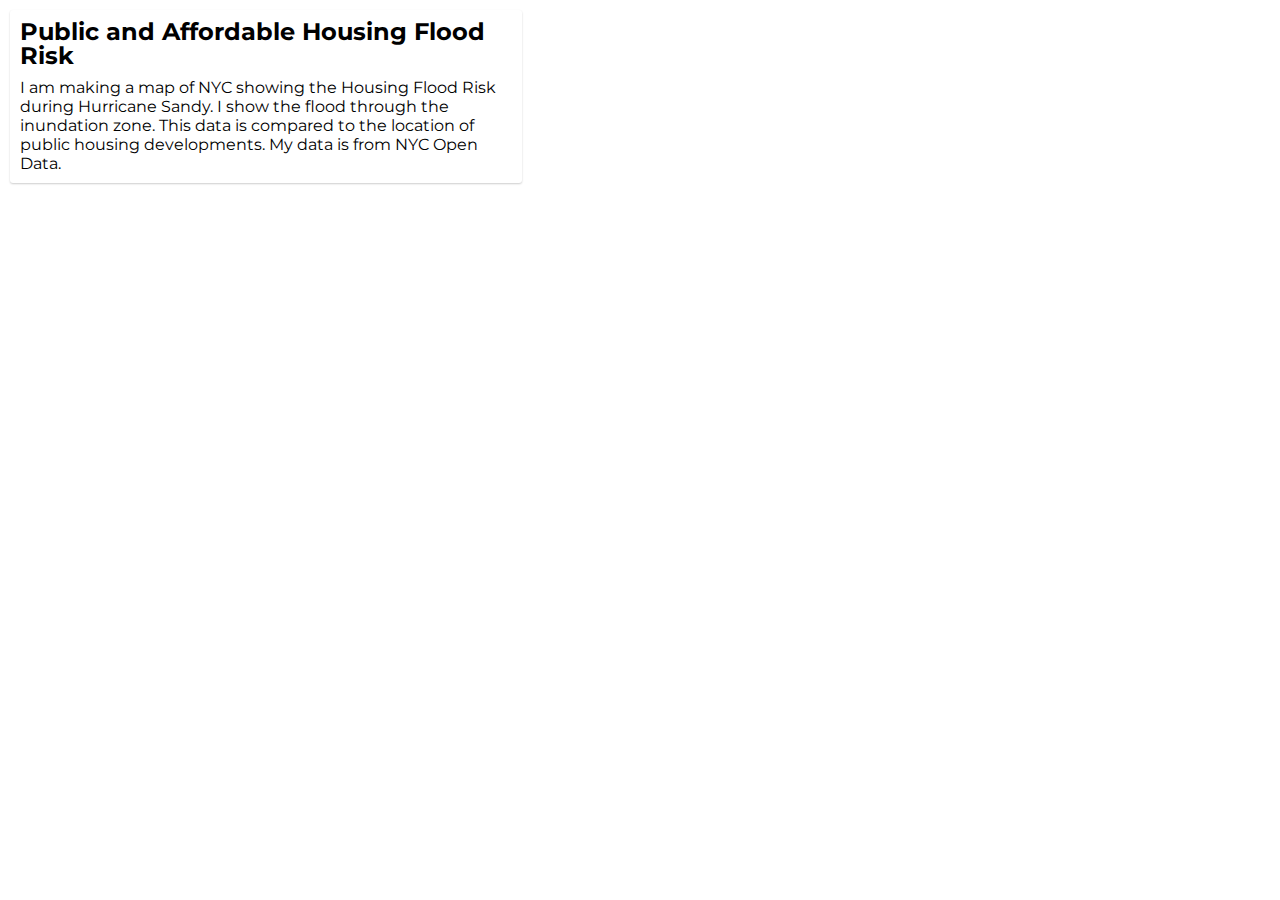
<file: index.html>
<!DOCTYPE html>

<!-- This is to indicate we have an HTML document -->
<!DOCTYPE html>

<!-- All our code goes within this html tag-->
<html>

<!-- All the metadata and packages/tools we'll use go in the head.>
<head>

<!-- The charset attribute specifies the character encoding for the HTML document.-->
<meta charset="utf-8" />

<!-- The title of your page, which will appear in the browser tab -->
<title>NYC Housing Flood Risk</title>

<!-- The size of the viewport vs the rendered page -->
<meta name="viewport" content="initial-scale=1,maximum-scale=1,user-scalable=no" />

<!-- We are going to call the Mapbox GL javascript library, which will allow us to use its functionality -->
<script src='https://api.mapbox.com/mapbox-gl-js/v2.9.2/mapbox-gl.js'></script>

<!-- Alongside this, we are going to bring in the Mapbox GL stylesheet -->
<link href='https://api.mapbox.com/mapbox-gl-js/v2.9.2/mapbox-gl.css' rel='stylesheet' />

<!-- You'll be creating this file in a bit -->
<link href='style.css' rel='stylesheet' />

<!-- This allows us to bring in new fonts -->
<link href="https://fonts.googleapis.com/css2?family=Montserrat&display=swap" rel="stylesheet">
</head>

<!-- The body contains the actual content of a page -->
<body>

<!-- The "div" tag delineates a "division" or section of the HTML page.-->
  <div id="map">
  </div>


 <div class="map-overlay top">
  	<div class="map-overlay-inner">
  	<h2>Public and Affordable Housing Flood Risk</h2>
    I am making a map of NYC showing the Housing Flood Risk during Hurricane Sandy. I show the flood through the inundation zone. This data is compared to the location of public housing developments. My data is from NYC Open Data.
  	</div>
  	</div>

<script>
mapboxgl.accessToken = 'pk.eyJ1IjoibW10ODYiLCJhIjoiY2xuMXVkazRrMDF0aTJqbXc1dWxnemFndiJ9.-Cn6UqEvKLq5Ybw1SQ6-OQ';
const map = new mapboxgl.Map({
  container: 'map',
  style: 'mapbox://styles/mmt86/cln36p98s06gu01p7ect7bnqp',
  center: [-73.935242, 40.730610],
  zoom: 12,
  minZoom: 12
});
map.on('load',function(){
  // Give your layer's source a nickname you'll remember easily. I've called my source `sandy_layer`.
  map.addSource('sandy_layer',{
    'type':'vector',
    'url': 'mapbox://mmt86.3fr4wvl3'
  });
  map.addSource('nyc_layer',{
    'type':'vector',
    'url': 'mapbox://mmt86.1idxzcl4'
  });
  // add a new layer with your polygons
  map.addLayer({
    'id':'flood_zones',
    'type':'fill',
    'source':'sandy_layer',
    'source-layer':'Sandy_Inundation_Zone-3x27xp',
    'paint':{
      'fill-color':'#00158f',
      'fill-opacity': 0.5
    }
  })
  map.addLayer({
    'id':'housing_zones',
    'type':'fill',
    'source':'nyc_layer',
    'source-layer':'Map_of_NYCHA_Developments-6x4iwl',
    'paint':{
      'fill-color':'#FF0000',
      'fill-opacity': 0.5
    }
  })
});
</script>

</body>

</html>
</file>
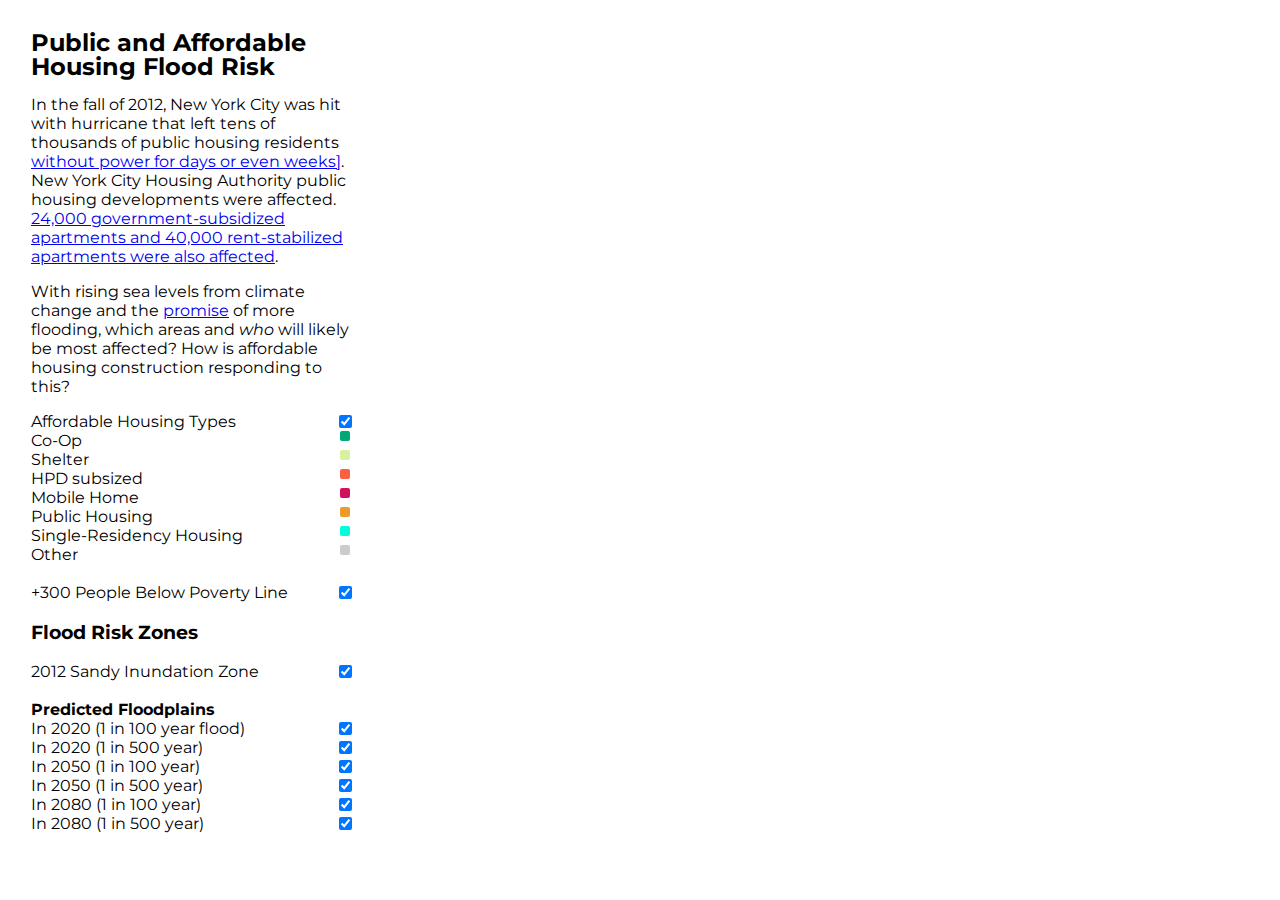
<file: Lab 9/index.html>
<!-- This is to indicate we have an HTML document -->
<!DOCTYPE html>

<!-- All our code goes within this tag-->
<html>

<!-- All the metadata and packages/tools we'll use go in here-->
<head>

<!-- The charset attribute specifies the character encoding for the HTML document.-->
<meta charset='utf-8' />

<!-- The title of your page, which will appear in the browser tab -->
<title>NYC Housing Flood Risk</title>

<!-- The size of the viewport vs the rendered page -->
<meta name='viewport' content='initial-scale=1,maximum-scale=1,user-scalable=no' />

<!-- We are going to call the Mapbox GL javascript library, which will allow us to use its functionality -->
<script src='https://api.mapbox.com/mapbox-gl-js/v2.9.2/mapbox-gl.js'></script>

<!-- Alongside this, we are going to bring in the Mapbox GL stylesheet -->
<link href='https://api.mapbox.com/mapbox-gl-js/v2.9.2/mapbox-gl.css' rel='stylesheet' />

<link href='style.css' rel='stylesheet' />

<!-- This allows us to bring in new fonts -->
<link href='https://fonts.googleapis.com/css2?family=Montserrat&display=swap' rel='stylesheet'>
</head>

<!-- The body contains the actual content of a page -->
<body>

<!-- The 'div' tag delineates a 'division' or section of the HTML page.-->
  <div id='map'></div>
	<div class='map-overlay'>
  	<div class='map-overlay-inner'>
  	<h2>Public and Affordable Housing Flood Risk</h2>
    <p>In the fall of 2012, New York City was hit with hurricane that left tens of thousands of public housing residents <a href = 'https://www1.nyc.gov/site/nycha/about/press/pr-2012/nycha-has-restored-power-to-buildings-affected-by-hurricane-sandy.page'>without power for days or even weeks]</a>. New York City Housing Authority public housing developments were affected. <a href='https://furmancenter.org/files/publications/SandysEffectsOnHousingInNYC.pdf'>24,000 government-subsidized apartments and 40,000 rent-stabilized apartments were also affected</a>.</p>

    <p>With rising sea levels from climate change and the <a href='https://www.nytimes.com/2017/04/18/magazine/when-rising-seas-transform-risk-into-certainty.html'>promise</a> of more flooding, which areas and <i>who</i> will likely be most affected? How is affordable housing construction responding to this? </p>

      <div id='menu'>
          <!-- <h3>Housing Type</h3> -->
          <label class='check-container'>
              Affordable Housing Types
              <input id='AffHouse' type='checkbox' name='viz-toggle' checked='checked'>
          </label>
          <label class='check-container'>Co-Op
              <span class="legend-key" style='background:#00A878'></span>

          </label>
          <label class='check-container'>Shelter
              <span class="legend-key" style='background:#D8F1A0'></span>

          </label>
          <label class='check-container'>HPD subsized
              <span class="legend-key" style='background:#FE5E41'></span>

          </label>
          <label class='check-container'>Mobile Home
              <span class="legend-key" style='background:#CF1259'></span>

          </label>
          <label class='check-container'>Public Housing
              <span class="legend-key" style='background:#EC9A29'></span>

          </label>
          <label class='check-container'>Single-Residency Housing
              <span class="legend-key" style='background:#00FDDC'></span>

          </label>
          <label class='check-container'>Other
              <span class="legend-key" style='background:#CCC'></span>

          </label>

      <br>
          <!-- <h3>Race and Socioeconomic Status</h3> -->
          <label class='check-container'>
              +300 People Below Poverty Line
              <input id='povertyLevel' type='checkbox' name='viz-toggle' checked='checked'>
          </label>
          <h3>Flood Risk Zones</h3>
          <label class='check-container'>
              2012 Sandy Inundation Zone
              <input id='floodZones' type='checkbox' name='viz-toggle' checked='checked'>
          </label>
          <br>
          <b>Predicted Floodplains</b>
          <label class='check-container'>
              In 2020 (1 in 100 year flood)
              <input id='f20_100' type='checkbox' name='viz-toggle' checked='checked'>
          </label>
          <label class='check-container'>
              In 2020 (1 in 500 year)
              <input id='f20_500' type='checkbox' name='viz-toggle' checked='checked'>
          </label>
          <label class='check-container'>
              In 2050 (1 in 100 year)
              <input id='f50_100' type='checkbox' name='viz-toggle' checked='checked'>
          </label>
          <label class='check-container'>
              In 2050 (1 in 500 year)
              <input id='f50_500' type='checkbox' name='viz-toggle' checked='checked'>
          </label>
          <label class='check-container'>
              In 2080 (1 in 100 year)
              <input id='f80_100' type='checkbox' name='viz-toggle' checked='checked'>
          </label>
          <label class='check-container'>
              In 2080 (1 in 500 year)
              <input id='f80_500' type='checkbox' name='viz-toggle' checked='checked'>
          </label>

        <!-- <label class='check-container'>
            NYCHA Buildings
            <input id='nychaBuildings' type='checkbox' name='viz-toggle' checked='checked'>
        </label> -->

      </div>

  	</div>


	</div>
  <script>
  // You'll be inserting your JS code to initialize your map here
  mapboxgl.accessToken = 'pk.eyJ1IjoibW10ODYiLCJhIjoiY2xuMXVkazRrMDF0aTJqbXc1dWxnemFndiJ9.-Cn6UqEvKLq5Ybw1SQ6-OQ';
  const map = new mapboxgl.Map({
    container: 'map', // container id
    style: 'mapbox://styles/mmt86/cln36p98s06gu01p7ect7bnqp', // replace this with your style URL
    center: [-73.935242, 40.730610], // The convention for coordinates is  typically [long, lat]
    zoom: 13,
    // maxZoom: 22,
    minZoom: 12
  });

    map.on('load',function(){
      // Give your layer's source a nickname you'll remember easily.
      map.addSource('affHouselayer',{
        'type':'vector',
        'url': 'mapbox://iamwfx.ab4g098q'
      });

      map.addSource('sandyLayer',{
        'type':'vector',
        'url': 'mapbox://iamwfx.bpjzmy2b'
      });

      map.addSource('censusLayer',{
        'type':'vector',
        'url': 'mapbox://iamwfx.6nowkujs'
      });

      map.addSource('nychaLayer',{
        'type':'vector',
        'url': 'mapbox://iamwfx.28ut4nij'
      });

      // Flood plains
      map.addSource('FutureFloodplains_2020_100yr',{
        'type':'vector',
        'url': 'mapbox://iamwfx.bbchggzx'
      });

      map.addSource('FutureFloodplains_2020_500yr',{
        'type':'vector',
        'url': 'mapbox://iamwfx.05ogder8'
      });

      map.addSource('FutureFloodplains_2050_100yr',{
        'type':'vector',
        'url': 'mapbox://iamwfx.crrx4301'
      });

      map.addSource('FutureFloodplains_2050_500yr',{
        'type':'vector',
        'url': 'mapbox://iamwfx.4ydk0450'
      });
      map.addSource('FutureFloodplains_2100_100yr',{
        'type':'vector',
        'url': 'mapbox://iamwfx.dxjuiivg'
      });

      map.addSource('FutureFloodplains_2100_500yr',{
        'type':'vector',
        'url': 'mapbox://iamwfx.8thgevrt'
      });


      map.addLayer({
        'id':'povertyLevel',
        'type':'fill',
        'source':'censusLayer',
        'source-layer':'nyc_blck_grp_2020_wcensus_dro-4db43i',
        'paint':{
        'fill-color':'#f5ef42',
          'fill-opacity':
           [
          'step',
            ['get','AMR5E002'],
            0,300,.8
            // .3,.9

            ]
          }
        });

      //
      // map.addLayer({
      //   'id':'nychaBuildings',
      //   'type':'fill',
      //   'source':'nychaLayer',
      //   'source-layer':'Map_of_NYCHA_Developments-7i6vok',
      //   'paint':{
      //     'fill-color':'red',
      //     'fill-opacity': 0.5
      //   }
      // });

      map.addLayer({
        'id':'AffHouse',
        'type':'line',
        'source':'affHouselayer',
        'source-layer':'PLUTO_HOUS_TYPE_MASTER_Featu-7b5u7f',
        'paint':{
          'line-color':[
            'match',
            ['get', 'hous_type'],
            'coop',
            '#00A878',
            'homeless',
            '#D8F1A0',
            'hpd_sub',
            '#FE5E41',
            'mob_home',
            '#CF1259',
            'pub_hou',
            '#EC9A29',
            'sro',
            '#00FDDC',
            /* other */ '#ccc'
            ],
          'line-opacity': 1,
          'line-width': [
            'interpolate',
            ['linear'],
            ['zoom'],
            13, 2,
            18, 10],
        }
      });

      map.addLayer({
        'id':'floodZones',
        'type':'fill',
        'source':'sandyLayer',
        'source-layer':'Sandy_Inundation_Zone-4qcajo',
        'paint':{
          'fill-color':'#00158f',
          'fill-opacity': 0.3,
        }
      });

      map.addLayer({
        'id':'f20_100',
        'type':'fill',
        'source':'FutureFloodplains_2020_100yr',
        'source-layer':'FutureFloodplains_2020_100yr-du18hr',
        'paint':{
          'fill-color':'#00158f',
          'fill-opacity': 0.3
        }
      });
      map.addLayer({
        'id':'f20_500',
        'type':'fill',
        'source':'FutureFloodplains_2020_500yr',
        'source-layer':'FutureFloodplains_2020_500yr-0x77x0',
        'paint':{
          'fill-color':'#00158f',
          'fill-opacity': 0.3
        }
      });
      map.addLayer({
        'id':'f50_100',
        'type':'fill',
        'source':'FutureFloodplains_2050_100yr',
        'source-layer':'FutureFloodplains_2050_100yr-6nepei',
        'paint':{
          'fill-color':'#00158f',
          'fill-opacity': 0.3
        }
      });
      map.addLayer({
        'id':'f50_500',
        'type':'fill',
        'source':'FutureFloodplains_2050_500yr',
        'source-layer':'FutureFloodplains_2050_500yr-a4444h',
        'paint':{
          'fill-color':'#00158f',
          'fill-opacity': 0.3
        }
      });
      map.addLayer({
        'id':'f80_100',
        'type':'fill',
        'source':'FutureFloodplains_2100_100yr',
        'source-layer':'FutureFloodplains_2100_100yr-cqwfrw',
        'paint':{
          'fill-color':'#00158f',
          'fill-opacity': 0.3
        }
      });
      map.addLayer({
        'id':'f80_500',
        'type':'fill',
        'source':'FutureFloodplains_2100_500yr',
        'source-layer':'FutureFloodplains_2100_500yr-27ghpw',
        'paint':{
          'fill-color':'#00158f',
          'fill-opacity': 0.3
        }
      });

  // Explicitly set the visibility of each to be on or off.
  // There are probably easier ways to do this../
    map.setLayoutProperty('floodZones',"visibility", "visible");
    map.setLayoutProperty('povertyLevel',"visibility", "visible");
    // map.setLayoutProperty('nychaBuildings',"visibility", "visible");
    map.setLayoutProperty('f20_100',"visibility", "visible");
    map.setLayoutProperty('f20_500',"visibility", "visible");
    map.setLayoutProperty('f50_100',"visibility", "visible");
    map.setLayoutProperty('f50_500',"visibility", "visible");
    map.setLayoutProperty('f80_100',"visibility", "visible");
    map.setLayoutProperty('f80_500',"visibility", "visible");

    map.setLayoutProperty('AffHouse',"visibility", "visible");

    var layerList = document.getElementById("menu");
    var checkboxes = layerList.getElementsByTagName("input");


    function switchLayer(layer) {
      var clickedLayersLabel = layer.target.id; // get the label of the layer cluster
      var clickedLayers = eval(clickedLayersLabel); // create the variable from the label using the eval function

      var visibility = map.getLayoutProperty(clickedLayersLabel, "visibility"); // check whether the cluster of layers is visible by checking the first entry
      if (visibility === "visible") {
        map.setLayoutProperty(clickedLayersLabel, "visibility", "none")
      } else {
        map.setLayoutProperty(clickedLayersLabel, "visibility", "visible")
      }
    }

    for (var i = 0; i < checkboxes.length; i++) {
      // layerLabel  = checkboxes[i].id;
      checkboxes[i].onclick = switchLayer;
    }

  });
  const popup = new mapboxgl.Popup({
  closeButton: false,
  closeOnClick: false
  });
map.on('mouseenter','AffHouse',function(e){
    const coordinates = e.features[0].geometry.coordinates.slice();
    // Here's that function that does the transformation
function emptyToYesNo(val){
  if (val.length > 1){
return "Yes"} else {return "No"};
}
const Address = e.features[0].properties.Address;
const BBL = e.features[0].properties.BBL;
const Council = e.features[0].properties.Council;
const P_2050_1 =emptyToYesNo(e.features[0].properties.P_2050_1);
const P_2050_5 =emptyToYesNo(e.features[0].properties.P_2050_5);
const P_2100_1 =emptyToYesNo(e.features[0].properties.P_2100_1);
const P_2100_5 =emptyToYesNo(e.features[0].properties.P_2100_5);

var description = '<h4> ' +Address+'<br>'+
                  'BBL: '+BBL+'<br>'+
                  'City Council District: '+Council+ '</h4>'+
                  '<p> In 2050 1 in 100yr Floodplain?: '+ P_2050_1 + '<br>' + 'In 2050 1 in 500yr Floodplain?: '+P_2050_5 +'<br>'+
                  'In 2100 1 in 100yr Floodplain?: '+P_2100_1 +'<br>'+
                  'In 2100 1 in 500yr Floodplain?: '+P_2100_5 +'</p>'
popup.setLngLat(coordinates[0][0]).setHTML(description).addTo(map);
})

map.on('mouseleave', 'affHousing', function() {
map.getCanvas().style.cursor = '';
popup.remove();
});

    // Within a script, you comment using two backslashes.
    </script>
</body>

</html>
</file>
<file: style.css>
body { margin: 0; padding: 0; }
#map { position: absolute; top: 0; bottom: 0; width: 100%; }
.map-overlay {
font-family: 'Montserrat', sans-serif;
/*font: 12px/20px 'Helvetica Neue', Arial, Helvetica, sans-serif;*/
position: absolute;
width: 40%;
top: 0;
left: 0;
padding: 10px;
}

.map-overlay .map-overlay-inner {
background-color: #fff;
box-shadow: 0 1px 2px rgba(0, 0, 0, 0.2);
border-radius: 3px;
padding: 10px;
margin-bottom: 10px;
}

.map-overlay h2 {
line-height: 24px;
display: block;
margin: 0 0 10px;
}
.mapboxgl-popup {
max-width: 400px;
font: 12px/20px 'Montserrat Neue',sans-serif;
}
</file>
<file: Lab 9/style.css>
body { margin: 0; padding: 0; }
#map { position: absolute; top: 0; bottom: 0; width: 100%; }
.map-overlay {
font-family: 'Montserrat', sans-serif;
/*font: 12px/20px 'Helvetica Neue', Arial, Helvetica, sans-serif;*/
position: fixed;
width: 30%;
border-radius: 1px;
background-color: #fff;
ba
/* height: 80%; */
top: 0;
left: 0;
margin: 1px;
}

.map-overlay-inner {
padding: 30px;
margin-bottom: 10px;
/* width: 20%;
height:100%; */
}

.map-overlay h2 {
line-height: 24px;
display: block;
margin: 0 0 10px;
}
.mapboxgl-popup {
max-width: 400px;
font: 12px/20px 'Montserrat Neue',sans-serif;
}

.check-container {
  display: flex;
  flex-flow: row;
  justify-content: space-between;
}
#legend {
  padding: 10px;
  box-shadow: 0 1px 2px rgba(0, 0, 0, 0.1);
  line-height: 18px;
  height: 150px;
  margin-bottom: 40px;
  width: 100px;
}

.legend-key {
  display: inline-block;
  border-radius: 20%;
  width: 10px;
  height: 10px;
  margin-right: 5px;
}
</file>
